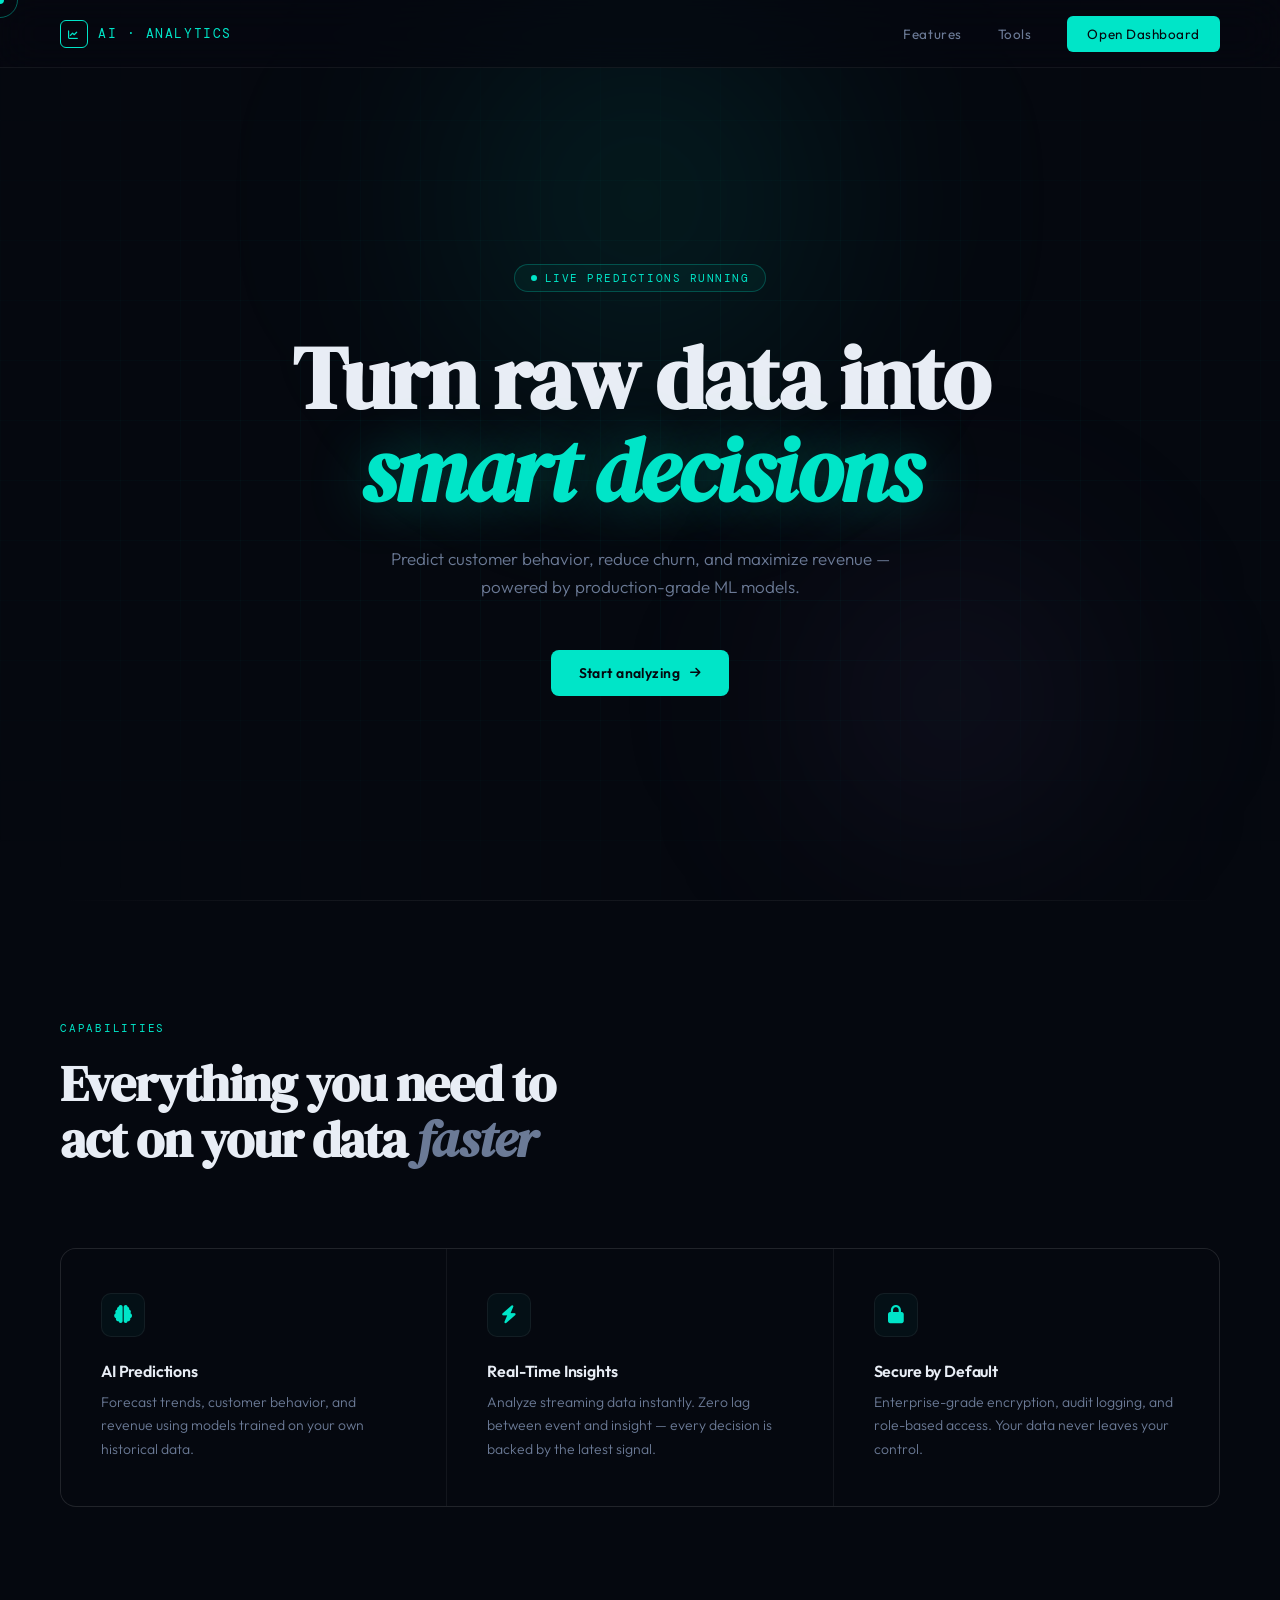
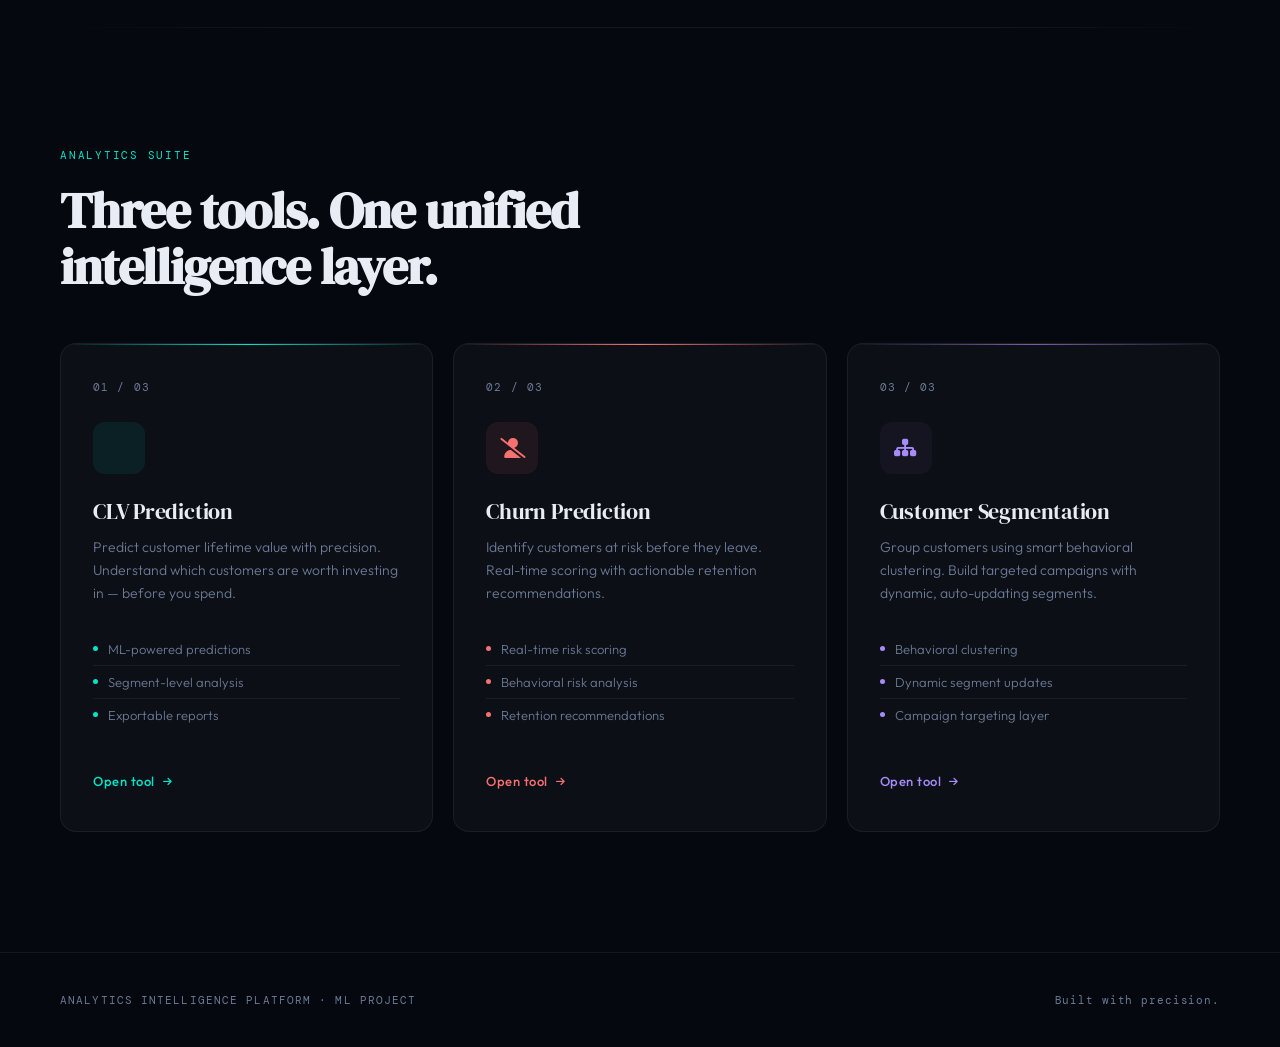
<file: templates/index.html>
<!DOCTYPE html>
<html lang="en">
<head>
<meta charset="UTF-8">
<meta name="viewport" content="width=device-width, initial-scale=1.0">
<title>Analytics Intelligence Platform</title>
<link rel="preconnect" href="https://fonts.googleapis.com">
<link href="https://fonts.googleapis.com/css2?family=DM+Serif+Display:ital@0;1&family=DM+Mono:wght@400;500&family=Outfit:wght@300;400;500;600&display=swap" rel="stylesheet">
<link rel="stylesheet" href="https://cdnjs.cloudflare.com/ajax/libs/font-awesome/6.4.0/css/all.min.css">
<style>
  *, *::before, *::after { box-sizing: border-box; margin: 0; padding: 0; }

  :root {
    --bg:        #05080f;
    --surface:   #0b1120;
    --border:    rgba(255,255,255,0.06);
    --accent:    #00e5c8;
    --accent2:   #7b5ea7;
    --text:      #e8edf5;
    --muted:     #6b7a96;
    --card-bg:   rgba(255,255,255,0.03);
  }

  html { scroll-behavior: smooth; }

  body {
    font-family: 'Outfit', sans-serif;
    background: var(--bg);
    color: var(--text);
    overflow-x: hidden;
    cursor: none;
  }

  /* ── CUSTOM CURSOR ── */
  #cursor-dot {
    position: fixed; top: 0; left: 0;
    width: 8px; height: 8px;
    background: var(--accent);
    border-radius: 50%;
    pointer-events: none;
    z-index: 9999;
    transform: translate(-50%,-50%);
    transition: transform 0.08s ease;
  }
  #cursor-ring {
    position: fixed; top: 0; left: 0;
    width: 36px; height: 36px;
    border: 1px solid rgba(0,229,200,0.4);
    border-radius: 50%;
    pointer-events: none;
    z-index: 9998;
    transform: translate(-50%,-50%);
    transition: left 0.12s ease, top 0.12s ease, width 0.2s, height 0.2s, border-color 0.2s;
  }

  /* ── NAVBAR ── */
  nav {
    position: fixed; top: 0; left: 0; right: 0;
    z-index: 100;
    padding: 0 60px;
    height: 68px;
    display: flex; align-items: center; justify-content: space-between;
    background: rgba(5,8,15,0.6);
    backdrop-filter: blur(20px);
    border-bottom: 1px solid var(--border);
  }

  .nav-logo {
    display: flex; align-items: center; gap: 10px;
    font-family: 'DM Mono', monospace;
    font-size: 13px;
    letter-spacing: 0.12em;
    color: var(--accent);
    text-transform: uppercase;
    text-decoration: none;
  }
  .nav-logo-mark {
    width: 28px; height: 28px;
    border: 1.5px solid var(--accent);
    border-radius: 6px;
    display: grid; place-items: center;
    font-size: 11px;
  }

  .nav-links {
    display: flex; align-items: center; gap: 36px;
  }
  .nav-links a {
    font-size: 13.5px; font-weight: 400;
    color: var(--muted); text-decoration: none;
    letter-spacing: 0.04em; transition: color 0.2s;
  }
  .nav-links a:hover { color: var(--text); }

  .nav-cta {
    font-size: 13px; font-weight: 500;
    color: var(--bg) !important;
    background: var(--accent);
    padding: 9px 20px; border-radius: 6px;
    letter-spacing: 0.05em;
    transition: opacity 0.2s !important;
  }
  .nav-cta:hover { opacity: 0.85; color: var(--bg) !important; }

  /* ── HERO ── */
  .hero {
    min-height: 100vh;
    display: flex; flex-direction: column;
    align-items: center; justify-content: center;
    text-align: center;
    padding: 140px 40px 80px;
    position: relative; overflow: hidden;
  }

  .hero-bg-grid {
    position: absolute; inset: 0; z-index: 0;
    background-image:
      linear-gradient(rgba(0,229,200,0.03) 1px, transparent 1px),
      linear-gradient(90deg, rgba(0,229,200,0.03) 1px, transparent 1px);
    background-size: 60px 60px;
    mask-image: radial-gradient(ellipse 80% 60% at 50% 50%, black 30%, transparent 100%);
  }

  .hero-orb { position: absolute; border-radius: 50%; filter: blur(100px); z-index: 0; }
  .hero-orb-1 {
    width: 600px; height: 600px;
    background: radial-gradient(circle, rgba(0,229,200,0.12), transparent 70%);
    top: -100px; left: 50%; transform: translateX(-50%);
    animation: drift1 12s ease-in-out infinite alternate;
  }
  .hero-orb-2 {
    width: 400px; height: 400px;
    background: radial-gradient(circle, rgba(123,94,167,0.15), transparent 70%);
    bottom: 0; right: 10%;
    animation: drift2 10s ease-in-out infinite alternate;
  }
  @keyframes drift1 { from { transform: translateX(-55%) translateY(0); } to { transform: translateX(-45%) translateY(30px); } }
  @keyframes drift2 { from { transform: translate(0,0); } to { transform: translate(-20px,-30px); } }

  .hero-badge {
    position: relative; z-index: 2;
    display: inline-flex; align-items: center; gap: 8px;
    font-family: 'DM Mono', monospace;
    font-size: 11px; letter-spacing: 0.14em; text-transform: uppercase;
    color: var(--accent);
    border: 1px solid rgba(0,229,200,0.25);
    padding: 6px 16px; border-radius: 100px; margin-bottom: 40px;
    background: rgba(0,229,200,0.05);
    animation: fadeUp 0.8s ease both;
  }
  .badge-dot {
    width: 6px; height: 6px; border-radius: 50%; background: var(--accent);
    animation: pulse 2s ease-in-out infinite;
  }
  @keyframes pulse { 0%,100%{opacity:1;transform:scale(1)} 50%{opacity:0.4;transform:scale(0.7)} }

  .hero-headline {
    position: relative; z-index: 2;
    font-family: 'DM Serif Display', serif;
    font-size: clamp(48px, 7vw, 88px);
    line-height: 1.05; letter-spacing: -0.02em;
    color: var(--text); max-width: 860px; margin-bottom: 28px;
    animation: fadeUp 0.9s 0.1s ease both;
  }
  .hero-headline em { font-style: italic; color: var(--accent); text-shadow: 0 0 60px rgba(0,229,200,0.3); }

  .hero-sub {
    position: relative; z-index: 2;
    font-size: 17px; font-weight: 300; color: var(--muted);
    max-width: 540px; line-height: 1.7; margin-bottom: 48px;
    animation: fadeUp 1s 0.2s ease both;
  }

  .hero-actions {
    position: relative; z-index: 2;
    display: flex; gap: 16px; align-items: center;
    animation: fadeUp 1s 0.3s ease both;
  }

  .btn-primary {
    display: inline-flex; align-items: center; gap: 10px;
    background: var(--accent); color: #05080f;
    font-weight: 600; font-size: 14px;
    padding: 14px 28px; border-radius: 8px;
    text-decoration: none; letter-spacing: 0.03em;
    transition: box-shadow 0.2s, transform 0.15s;
  }
  .btn-primary:hover { box-shadow: 0 0 40px rgba(0,229,200,0.35); transform: translateY(-1px); }

  @keyframes fadeUp {
    from { opacity: 0; transform: translateY(24px); }
    to   { opacity: 1; transform: translateY(0); }
  }

  /* ── DIVIDER ── */
  .section-divider {
    height: 1px;
    background: linear-gradient(90deg, transparent, var(--border) 20%, var(--border) 80%, transparent);
    margin: 0 60px;
  }

  /* ── FEATURES ── */
  .features { padding: 120px 60px; }

  .section-label {
    font-family: 'DM Mono', monospace;
    font-size: 11px; letter-spacing: 0.16em; text-transform: uppercase;
    color: var(--accent); margin-bottom: 20px;
  }
  .section-title {
    font-family: 'DM Serif Display', serif;
    font-size: clamp(32px, 4vw, 52px);
    line-height: 1.1; letter-spacing: -0.02em;
    max-width: 560px; margin-bottom: 80px;
  }
  .section-title em { font-style: italic; color: var(--muted); }

  .feature-grid {
    display: grid; grid-template-columns: repeat(3, 1fr);
    gap: 1px; background: var(--border);
    border: 1px solid var(--border); border-radius: 16px; overflow: hidden;
  }

  .feature-card {
    background: var(--bg); padding: 44px 40px;
    transition: background 0.25s; position: relative;
  }
  .feature-card::after {
    content: ''; position: absolute; bottom: 0; left: 40px; right: 40px;
    height: 1px; background: transparent; transition: background 0.3s;
  }
  .feature-card:hover { background: var(--surface); }
  .feature-card:hover::after { background: var(--accent); }

  .feat-icon {
    width: 44px; height: 44px; border-radius: 10px;
    border: 1px solid var(--border);
    display: grid; place-items: center;
    font-size: 18px; color: var(--accent); margin-bottom: 24px;
    background: rgba(0,229,200,0.04); transition: border-color 0.2s;
  }
  .feature-card:hover .feat-icon { border-color: rgba(0,229,200,0.3); }
  .feat-title { font-size: 16px; font-weight: 600; margin-bottom: 10px; letter-spacing: -0.01em; }
  .feat-desc { font-size: 14px; font-weight: 300; color: var(--muted); line-height: 1.7; }

  /* ── TOOLS ── */
  .tools { padding: 120px 60px; }

  .tool-grid {
    display: grid; grid-template-columns: repeat(3, 1fr); gap: 20px;
  }

  .tool-card {
    border: 1px solid var(--border); border-radius: 16px;
    padding: 36px 32px 32px; background: var(--card-bg);
    position: relative; overflow: hidden;
    transition: border-color 0.25s, transform 0.2s;
    display: flex; flex-direction: column;
  }
  .tool-card::before {
    content: ''; position: absolute; top: 0; left: 0; right: 0; height: 1px;
    background: var(--card-line, transparent);
  }
  .tool-card.clv     { --card-line: linear-gradient(90deg, transparent, #00e5c8, transparent); }
  .tool-card.churn   { --card-line: linear-gradient(90deg, transparent, #f87171, transparent); }
  .tool-card.segment { --card-line: linear-gradient(90deg, transparent, #7b5ea7, transparent); }

  .tool-card:hover { border-color: rgba(255,255,255,0.12); transform: translateY(-3px); }

  .tool-number {
    font-family: 'DM Mono', monospace; font-size: 11px;
    color: var(--muted); letter-spacing: 0.1em; margin-bottom: 28px;
  }

  .tool-icon-wrap {
    width: 52px; height: 52px; border-radius: 12px;
    display: grid; place-items: center; font-size: 20px; margin-bottom: 22px;
  }
  .clv .tool-icon-wrap     { background: rgba(0,229,200,0.08);  color: #00e5c8; }
  .churn .tool-icon-wrap   { background: rgba(248,113,113,0.08); color: #f87171; }
  .segment .tool-icon-wrap { background: rgba(123,94,167,0.08);  color: #a78bfa; }

  .tool-name {
    font-family: 'DM Serif Display', serif;
    font-size: 22px; letter-spacing: -0.01em; margin-bottom: 10px;
  }
  .tool-desc { font-size: 14px; color: var(--muted); line-height: 1.65; font-weight: 300; margin-bottom: 28px; }

  .tool-features { list-style: none; margin-bottom: 32px; flex: 1; }
  .tool-features li {
    font-size: 13px; color: var(--muted);
    padding: 8px 0; border-bottom: 1px solid var(--border);
    display: flex; align-items: center; gap: 10px; font-weight: 300;
  }
  .tool-features li:last-child { border-bottom: none; }
  .tool-features li::before { content: ''; width: 5px; height: 5px; border-radius: 50%; flex-shrink: 0; }
  .clv .tool-features li::before     { background: #00e5c8; }
  .churn .tool-features li::before   { background: #f87171; }
  .segment .tool-features li::before { background: #a78bfa; }

  .tool-link {
    display: inline-flex; align-items: center; gap: 8px;
    font-size: 13px; font-weight: 500; text-decoration: none;
    letter-spacing: 0.04em; padding: 10px 0; transition: gap 0.2s, opacity 0.2s;
  }
  .clv .tool-link     { color: #00e5c8; }
  .churn .tool-link   { color: #f87171; }
  .segment .tool-link { color: #a78bfa; }
  .tool-link:hover { gap: 12px; }

  /* ── FOOTER ── */
  footer {
    padding: 40px 60px; border-top: 1px solid var(--border);
    display: flex; align-items: center; justify-content: space-between;
  }
  .footer-left {
    font-family: 'DM Mono', monospace; font-size: 11px;
    color: var(--muted); letter-spacing: 0.1em; text-transform: uppercase;
  }
  .footer-right { font-family: 'DM Mono', monospace; font-size: 11px; color: var(--muted); letter-spacing: 0.08em; }

  ::-webkit-scrollbar { width: 4px; }
  ::-webkit-scrollbar-track { background: var(--bg); }
  ::-webkit-scrollbar-thumb { background: rgba(0,229,200,0.2); border-radius: 2px; }

  @media (max-width: 900px) {
    nav { padding: 0 24px; }
    .features, .tools { padding: 80px 24px; }
    .feature-grid, .tool-grid { grid-template-columns: 1fr; }
    footer { flex-direction: column; gap: 16px; text-align: center; }
    .section-divider { margin: 0 24px; }
  }
</style>
</head>
<body>

<div id="cursor-dot"></div>
<div id="cursor-ring"></div>

<nav>
  <a href="#" class="nav-logo">
    <div class="nav-logo-mark"><i class="fas fa-chart-line" style="font-size:10px"></i></div>
    AI · Analytics
  </a>
  <div class="nav-links">
    <a href="#features">Features</a>
    <a href="#tools">Tools</a>
    <a href="/dashboard" class="nav-cta">Open Dashboard</a>
  </div>
</nav>

<section class="hero">
  <div class="hero-bg-grid"></div>
  <div class="hero-orb hero-orb-1"></div>
  <div class="hero-orb hero-orb-2"></div>

  <div class="hero-badge">
    <span class="badge-dot"></span>
    Live predictions running
  </div>

  <h1 class="hero-headline">
    Turn raw data into<br><em>smart decisions</em>
  </h1>

  <p class="hero-sub">
    Predict customer behavior, reduce churn, and maximize revenue — powered by production-grade ML models.
  </p>

  <div class="hero-actions">
    <a href="/dashboard" class="btn-primary">
      Start analyzing
      <i class="fas fa-arrow-right" style="font-size:12px"></i>
    </a>
  </div>
</section>

<div class="section-divider"></div>

<section id="features" class="features">
  <div class="section-label">Capabilities</div>
  <h2 class="section-title">Everything you need to act on your data <em>faster</em></h2>
  <div class="feature-grid">
    <div class="feature-card">
      <div class="feat-icon"><i class="fas fa-brain"></i></div>
      <div class="feat-title">AI Predictions</div>
      <p class="feat-desc">Forecast trends, customer behavior, and revenue using models trained on your own historical data.</p>
    </div>
    <div class="feature-card">
      <div class="feat-icon"><i class="fas fa-bolt"></i></div>
      <div class="feat-title">Real-Time Insights</div>
      <p class="feat-desc">Analyze streaming data instantly. Zero lag between event and insight — every decision is backed by the latest signal.</p>
    </div>
    <div class="feature-card">
      <div class="feat-icon"><i class="fas fa-lock"></i></div>
      <div class="feat-title">Secure by Default</div>
      <p class="feat-desc">Enterprise-grade encryption, audit logging, and role-based access. Your data never leaves your control.</p>
    </div>
  </div>
</section>

<div class="section-divider"></div>

<section id="tools" class="tools">
  <div class="section-label">Analytics Suite</div>
  <h2 class="section-title" style="margin-bottom:48px">Three tools. One unified intelligence layer.</h2>
  <div class="tool-grid">
    <div class="tool-card clv">
      <div class="tool-number">01 / 03</div>
      <div class="tool-icon-wrap"><i class="fas fa-user-chart"></i></div>
      <div class="tool-name">CLV Prediction</div>
      <p class="tool-desc">Predict customer lifetime value with precision. Understand which customers are worth investing in — before you spend.</p>
      <ul class="tool-features">
        <li>ML-powered predictions</li>
        <li>Segment-level analysis</li>
        <li>Exportable reports</li>
      </ul>
      <a href="/clv" class="tool-link">Open tool <i class="fas fa-arrow-right" style="font-size:10px"></i></a>
    </div>
    <div class="tool-card churn">
      <div class="tool-number">02 / 03</div>
      <div class="tool-icon-wrap"><i class="fas fa-user-slash"></i></div>
      <div class="tool-name">Churn Prediction</div>
      <p class="tool-desc">Identify customers at risk before they leave. Real-time scoring with actionable retention recommendations.</p>
      <ul class="tool-features">
        <li>Real-time risk scoring</li>
        <li>Behavioral risk analysis</li>
        <li>Retention recommendations</li>
      </ul>
      <a href="/churn" class="tool-link">Open tool <i class="fas fa-arrow-right" style="font-size:10px"></i></a>
    </div>
    <div class="tool-card segment">
      <div class="tool-number">03 / 03</div>
      <div class="tool-icon-wrap"><i class="fas fa-sitemap"></i></div>
      <div class="tool-name">Customer Segmentation</div>
      <p class="tool-desc">Group customers using smart behavioral clustering. Build targeted campaigns with dynamic, auto-updating segments.</p>
      <ul class="tool-features">
        <li>Behavioral clustering</li>
        <li>Dynamic segment updates</li>
        <li>Campaign targeting layer</li>
      </ul>
      <a href="/segment" class="tool-link">Open tool <i class="fas fa-arrow-right" style="font-size:10px"></i></a>
    </div>
  </div>
</section>

<footer>
  <div class="footer-left">Analytics Intelligence Platform · ML Project</div>
  <div class="footer-right">Built with precision.</div>
</footer>

<script>
  const dot  = document.getElementById('cursor-dot');
  const ring = document.getElementById('cursor-ring');
  let mx=0, my=0, rx=0, ry=0;

  document.addEventListener('mousemove', e => { mx=e.clientX; my=e.clientY; dot.style.left=mx+'px'; dot.style.top=my+'px'; });

  (function animRing(){
    rx += (mx-rx)*0.13; ry += (my-ry)*0.13;
    ring.style.left=rx+'px'; ring.style.top=ry+'px';
    requestAnimationFrame(animRing);
  })();

  document.querySelectorAll('a, button').forEach(el => {
    el.addEventListener('mouseenter', ()=>{ ring.style.width='54px'; ring.style.height='54px'; ring.style.borderColor='var(--accent)'; });
    el.addEventListener('mouseleave', ()=>{ ring.style.width='36px'; ring.style.height='36px'; ring.style.borderColor='rgba(0,229,200,0.4)'; });
  });

  const observer = new IntersectionObserver(entries => {
    entries.forEach(e => { if(e.isIntersecting){ e.target.style.opacity='1'; e.target.style.transform='translateY(0)'; }});
  }, { threshold: 0.1 });

  document.querySelectorAll('.feature-card, .tool-card').forEach((el,i) => {
    el.style.opacity='0'; el.style.transform='translateY(20px)';
    el.style.transition=`opacity 0.5s ${i*0.08}s ease, transform 0.5s ${i*0.08}s ease, background 0.25s, border-color 0.25s, box-shadow 0.2s`;
    observer.observe(el);
  });
</script>
</body>
</html>
</file>
